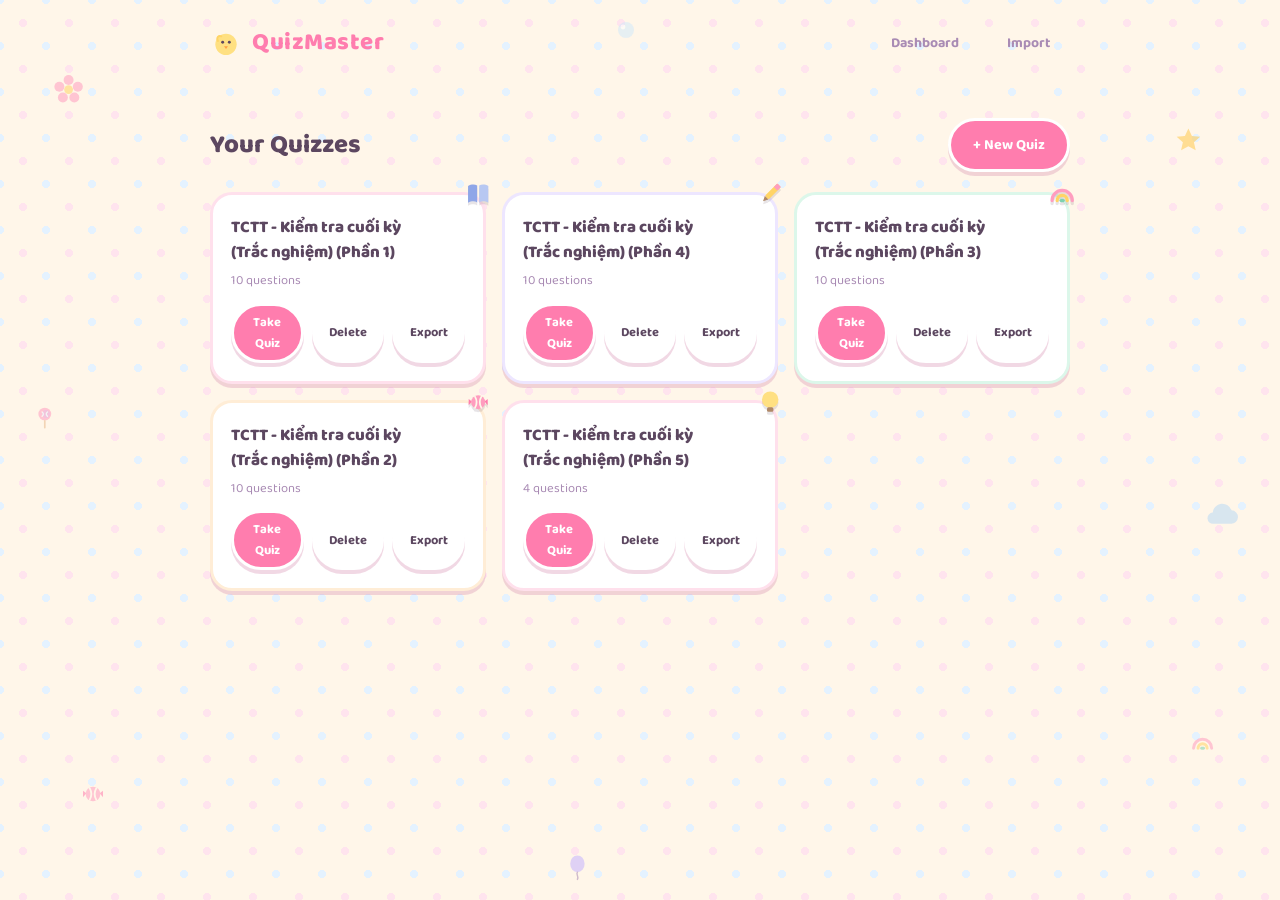
<file: index.html>
<!DOCTYPE html>
<html lang="en">
<head>
  <meta charset="UTF-8" />
  <meta name="viewport" content="width=device-width, initial-scale=1.0" />
  <title>QuizMaster</title>
  <link rel="icon" href="data:image/svg+xml,%3Csvg xmlns='http://www.w3.org/2000/svg' viewBox='0 0 100 100'%3E%3Crect width='100' height='100' rx='24' fill='%23FF7DAE'/%3E%3Cpath fill='%23fff' d='M50 80C26 63 16 50 16 37c0-11 8-19 18-19 7 0 12.6 4 16 9.6C53.4 22 59 18 66 18c10 0 18 8 18 19 0 13-10 26-34 43z'/%3E%3C/svg%3E" />
  <link rel="preconnect" href="https://fonts.googleapis.com" />
  <link rel="preconnect" href="https://fonts.gstatic.com" crossorigin />
  <link href="https://fonts.googleapis.com/css2?family=Baloo+2:wght@500;700;800&display=swap" rel="stylesheet" />
  <link rel="stylesheet" href="style_cute.css" />
</head>
<body>
  <div class="bg-stickers" aria-hidden="true">
    <span><svg viewBox="0 0 24 24"><g fill='#FF9DBF'><circle cx='12' cy='5.5' r='3.4'/><circle cx='18.3' cy='10' r='3.4'/><circle cx='15.9' cy='17.4' r='3.4'/><circle cx='8.1' cy='17.4' r='3.4'/><circle cx='5.7' cy='10' r='3.4'/></g><circle cx='12' cy='12' r='3' fill='#FFD466'/></svg></span>
    <span><svg viewBox="0 0 24 24"><path fill='#FFC94D' d='M12 2l2.9 6.3 6.9.7-5.2 4.6 1.5 6.7L12 16.9 5.9 20.3l1.5-6.7L2.2 9l6.9-.7z'/></svg></span>
    <span><svg viewBox="0 0 24 24"><circle cx='12' cy='8.5' r='6' fill='#FF9DBF'/><path d='M9.5 6.5c1.5 1.2 1.5 2.8 0 4M14.5 6.5c-1.5 1.2-1.5 2.8 0 4' stroke='#FFF6E9' stroke-width='1.3' fill='none' stroke-linecap='round'/><rect x='11.2' y='14' width='1.6' height='8' rx='.8' fill='#E8B98B'/></svg></span>
    <span><svg viewBox="0 0 24 24"><path fill='#B8D9F5' d='M17.5 18h-11a3.5 3.5 0 0 1-.4-7A6 6 0 0 1 17.8 9.6 3.8 3.8 0 0 1 17.5 18z'/></svg></span>
    <span><svg viewBox="0 0 24 24"><path d='M4.5 9.5 7 11.5 4.5 14.5z' fill='#FF7DAE'/><path d='M19.5 9.5 17 11.5 19.5 14.5z' fill='#FF7DAE'/><circle cx='12' cy='12' r='5.5' fill='#FF9DBF'/><path d='M9.5 7.6c1.6 2.8 1.6 6 0 8.8M14.5 7.6c-1.6 2.8-1.6 6 0 8.8' stroke='#FFF6E9' stroke-width='1.4' fill='none' stroke-linecap='round'/></svg></span>
    <span><svg viewBox="0 0 24 24"><g fill='none' stroke-linecap='round'><path d='M4 17a8 8 0 0 1 16 0' stroke='#FF9DBF' stroke-width='2.6'/><path d='M8 17a4 4 0 0 1 8 0' stroke='#FFD466' stroke-width='2.6'/><path d='M11.2 17h1.6' stroke='#7FD1AE' stroke-width='2.6'/></g></svg></span>
    <span><svg viewBox="0 0 24 24"><circle cx='12' cy='12' r='8' fill='#CDE8FB' opacity='.9'/><circle cx='9' cy='9' r='2.4' fill='#fff' opacity='.9'/></svg></span>
    <span><svg viewBox="0 0 24 24"><ellipse cx='12' cy='9' rx='6' ry='7' fill='#C5B3FF'/><path d='M12 16c-1.5 2 1.5 3 0 6' stroke='#A98BB4' stroke-width='1.2' fill='none' stroke-linecap='round'/></svg></span>
  </div>

  <div id="app">
    <header>
      <div class="header-brand">
        <span class="mascot" aria-hidden="true"><svg viewBox="0 0 24 24"><circle cx='12' cy='13' r='8' fill='#FFE082'/><circle cx='9.5' cy='11.5' r='1.1' fill='#5C4760'/><circle cx='14.5' cy='11.5' r='1.1' fill='#5C4760'/><path d='M10.5 14.5h3l-1.5 2z' fill='#FF9F43'/><path d='M6 10.5C4.5 8 6.5 6 8.5 7' stroke='#FFD466' stroke-width='1.4' fill='none' stroke-linecap='round'/></svg></span>
        <div class="logo">QuizMaster</div>
      </div>
      <button class="hamburger" id="hamburger" onclick="toggleNav()" aria-label="Menu"><svg viewBox="0 0 24 24" width="20" height="20"><path d='M4 6h16M4 12h16M4 18h16' stroke='currentColor' stroke-width='2.6' stroke-linecap='round' fill='none'/></svg></button>
      <nav id="navbar">
        <button class="nav-btn" data-view="dashboard" onclick="showView('dashboard')">Dashboard</button>
        <button class="nav-btn" data-view="import" onclick="showView('import')">Import</button>
      </nav>
    </header>

    <main>
      <!-- Dashboard -->
      <section id="view-dashboard" class="view active">
        <div class="dashboard-header">
          <h1>Your Quizzes</h1>
          <button class="btn primary" onclick="showView('import')">+ New Quiz</button>
        </div>
        <div id="quiz-list" class="quiz-grid"></div>
      </section>

      <!-- Import -->
      <section id="view-import" class="view">
        <h1>Import Questions</h1>
        <p class="subtitle">Paste JSON array of questions or upload a file.</p>
        <div class="import-layout">
          <div class="import-main">
            <textarea id="json-input" placeholder='[
  {
    "question": "What is 2+2?",
    "options": ["3", "4", "5", "6"],
    "correct": 1
  }
]'></textarea>
            <div class="import-actions">
              <button class="btn primary" onclick="importFromText()">Import</button>
              <button class="btn" onclick="document.getElementById('file-input').click()">Upload JSON</button>
              <input type="file" id="file-input" accept=".json" hidden onchange="importFromFile(event)" />
              <button class="btn secondary" onclick="importSample()">Load Sample</button>
            </div>
            <p id="import-status" class="status-msg"></p>
          </div>
          <div class="import-sidebar">
            <h3>Format</h3>
            <pre>{
  "question": "string",
  "options": ["A","B","C","D"],
  "correct": 0
}</pre>
            <p><code>correct</code> is the 0-based index of the right answer.</p>
            <p>The quiz title is derived from the first question or you can name it below.</p>
            <label>Quiz Name</label>
            <input type="text" id="quiz-name" placeholder="My Quiz" />
          </div>
        </div>
      </section>

      <!-- Quiz Taking -->
      <section id="view-quiz" class="view">
        <div id="quiz-header">
          <h2 id="quiz-title"></h2>
          <div class="quiz-meta">
            <span id="quiz-progress"></span>
            <span id="live-score" class="live-score"></span>
          </div>
        </div>
        <div id="progress-bar-container">
          <div id="progress-bar"></div>
        </div>
        <div id="question-container">
          <p id="question-text"></p>
          <div id="options-container"></div>
        </div>
        <div class="quiz-nav">
          <button class="btn" id="prev-btn" onclick="prevQuestion()">Previous</button>
          <button class="btn primary" id="next-btn" onclick="nextQuestion()">Next</button>
          <button class="btn success" id="submit-btn" onclick="submitQuiz()" style="display:none">Submit</button>
        </div>
      </section>

      <!-- Results -->
      <section id="view-results" class="view">
        <h1>Results</h1>
        <div id="results-summary" class="results-summary"></div>
        <div id="results-detail"></div>
        <div class="results-actions">
          <button class="btn primary" onclick="showView('dashboard')">Back to Dashboard</button>
          <button class="btn" onclick="retakeQuiz()">Retake</button>
        </div>
      </section>
    </main>
  </div>
  <script src="app_cute.js"></script>
</body>
</html>
</file>
<file: style_cute.css>
/* ═══════════════════════════════════════════════════
   QuizMaster — Cute Sticker Edition
   Pastel sticker-book design: die-cut white borders,
   hard pastel shadows, springy bouncy animations.
   ═══════════════════════════════════════════════════ */

*, *::before, *::after {
  box-sizing: border-box;
  margin: 0;
  padding: 0;
}

:root {
  --bg: #FFF6E9;
  --surface: #FFFFFF;
  --surface-hover: #FFF1F6;
  --text: #5C4760;
  --text-secondary: #A98BB4;
  --primary: #FF7DAE;
  --primary-hover: #FF5C9D;
  --primary-shadow: #E86A9C;
  --primary-soft: #FFE0EC;
  --lavender: #C5B3FF;
  --lavender-soft: #EDE6FF;
  --mint: #4ECB8D;
  --mint-soft: #DCF7EA;
  --peach: #FFB86B;
  --peach-soft: #FFEDD6;
  --sky-soft: #DFF3FF;
  --success: #4ECB8D;
  --success-shadow: #3BAF76;
  --success-bg: #DCF7EA;
  --error: #FF6B81;
  --error-bg: #FFE1E6;
  --border: #FFD3E4;
  --radius: 22px;
  --shadow-rgb: 214, 143, 178;
  --ink-rgb: 92, 71, 96;
  --shadow-sticker: 0 4px 0 rgba(var(--shadow-rgb), 0.35);
  --shadow-pop: 0 8px 0 rgba(var(--shadow-rgb), 0.30), 0 16px 30px rgba(var(--shadow-rgb), 0.22);
  /* --spring (overshoot) reserved for one-shot celebrations; state changes use --ease-out */
  --spring: cubic-bezier(0.34, 1.56, 0.64, 1);
  --ease-out: cubic-bezier(0.33, 1, 0.68, 1);
  --transition: 0.25s var(--ease-out);
  --font-cute: 'Baloo 2', 'Comic Sans MS', 'Chalkboard SE', system-ui, sans-serif;
  --note-bg: #FFF8BF;
  --note-shadow: #EAD98E;
  --note-paper: #FFFDF0;
  --note-line: #E5D27E;
  --note-ink: #7A6A2F;
  --note-ink-soft: #8A7A3F;
}

body {
  font-family: var(--font-cute);
  color: var(--text);
  min-height: 100vh;
  line-height: 1.5;
  -webkit-tap-highlight-color: transparent;
  touch-action: manipulation;
  overflow-x: clip;
  background-color: var(--bg);
  /* polka-dot wallpaper */
  background-image:
    radial-gradient(#FFE4EE 12%, transparent 13%),
    radial-gradient(#E4F2FF 12%, transparent 13%);
  background-size: 46px 46px;
  background-position: 0 0, 23px 23px;
}

::selection { background: var(--primary-soft); }

#app {
  max-width: 900px;
  margin: 0 auto;
  padding: 0 16px 40px;
  position: relative;
  z-index: 1;
}

@media (min-width: 640px) {
  #app { padding: 0 20px 40px; }
}

/* ── Floating background stickers ── */
.bg-stickers {
  position: fixed;
  inset: 0;
  pointer-events: none;
  z-index: 0;
}

.bg-stickers span {
  position: absolute;
  width: 2rem;
  height: 2rem;
  opacity: 0.55;
  animation: floaty 8s ease-in-out infinite;
}

.bg-stickers svg {
  width: 100%;
  height: 100%;
  display: block;
}

.bg-stickers span:nth-child(1) { top: 8%;  left: 4%;   width: 2.2rem; height: 2.2rem; animation-duration: 7s; }
.bg-stickers span:nth-child(2) { top: 14%; right: 6%;  width: 1.8rem; height: 1.8rem; animation-duration: 8.4s; animation-delay: 0.5s; }
.bg-stickers span:nth-child(3) { top: 45%; left: 2.5%; width: 1.6rem; height: 1.6rem; animation-duration: 9s;   animation-delay: 1s; }
.bg-stickers span:nth-child(4) { top: 55%; right: 3%;  width: 2.4rem; height: 2.4rem; animation-duration: 7.5s; animation-delay: 0.2s; }
.bg-stickers span:nth-child(5) { bottom: 10%; left: 6%; width: 2rem;  height: 2rem;  animation-duration: 8.5s; animation-delay: 1.4s; }
.bg-stickers span:nth-child(6) { bottom: 16%; right: 5%; width: 1.7rem; height: 1.7rem; animation-duration: 7.2s; animation-delay: 0.8s; }
.bg-stickers span:nth-child(7) { top: 2%;  left: 48%;  width: 1.5rem; height: 1.5rem; animation-duration: 10s;  animation-delay: 2s; }
.bg-stickers span:nth-child(8) { bottom: 2%; left: 44%; width: 1.8rem; height: 1.8rem; animation-duration: 9.5s; animation-delay: 1.1s; }

@media (max-width: 640px) {
  .bg-stickers span:nth-child(n+5) { display: none; }
}

/* ── Header ── */
header {
  display: flex;
  align-items: center;
  justify-content: space-between;
  padding: 18px 0;
  margin-bottom: 24px;
  position: relative;
}

@media (min-width: 640px) {
  header { padding: 22px 0; margin-bottom: 32px; }
}

.header-brand {
  display: flex;
  align-items: center;
  gap: 10px;
}

.mascot {
  display: inline-block;
  width: 1.8rem;
  height: 1.8rem;
}

.mascot svg {
  width: 100%;
  height: 100%;
  display: block;
}

.logo {
  font-size: 1.3rem;
  font-weight: 800;
  letter-spacing: 0.5px;
  color: var(--primary);
}

@media (min-width: 640px) {
  .logo { font-size: 1.5rem; }
  .mascot { width: 2rem; height: 2rem; }
}

/* ── Hamburger ── */
.hamburger {
  display: block;
  background: var(--surface);
  border: 3px solid var(--border);
  border-radius: 14px;
  padding: 8px 12px;
  cursor: pointer;
  font-size: 1.3rem;
  line-height: 1;
  color: var(--primary);
  box-shadow: var(--shadow-sticker);
  z-index: 10;
  transition: transform var(--transition), box-shadow var(--transition);
}

.hamburger:hover { transform: translateY(-2px); }
.hamburger:active { transform: scale(0.9); box-shadow: 0 1px 0 rgba(var(--shadow-rgb), 0.35); }

@media (min-width: 640px) {
  .hamburger { display: none; }
}

/* ── Nav ── */
nav {
  display: none;
  flex-direction: column;
  position: absolute;
  top: 100%;
  right: 0;
  background: var(--surface);
  border: 3px solid var(--border);
  border-radius: 18px;
  box-shadow: var(--shadow-pop);
  padding: 8px;
  gap: 4px;
  z-index: 20;
  min-width: 170px;
  transform-origin: top right;
}

nav.open {
  display: flex;
  animation: stickerPop 0.35s var(--ease-out);
}

@media (min-width: 640px) {
  nav {
    display: flex;
    flex-direction: row;
    position: static;
    background: none;
    border: none;
    box-shadow: none;
    padding: 0;
    gap: 8px;
    min-width: auto;
  }
}

.nav-btn {
  background: none;
  border: 2.5px solid transparent;
  padding: 10px 18px;
  border-radius: 999px;
  cursor: pointer;
  font-size: 0.9rem;
  font-weight: 700;
  color: var(--text-secondary);
  transition: background-color var(--transition), color var(--transition), transform var(--transition);
  font-family: inherit;
  touch-action: manipulation;
}

.nav-btn:hover {
  background: var(--primary-soft);
  color: var(--primary-hover);
  transform: translateY(-2px);
}

.nav-btn.active {
  background: var(--primary);
  color: white;
  box-shadow: 0 3px 0 var(--primary-shadow);
}

@media (min-width: 640px) {
  .nav-btn { font-size: 0.875rem; padding: 8px 18px; }
}

/* ── Views ── */
.view {
  display: none;
}

.view.active {
  display: block;
  animation: viewPop 0.5s var(--ease-out);
}

/* ── Buttons (squishy candy pills) ── */
.btn {
  display: inline-flex;
  align-items: center;
  justify-content: center;
  gap: 6px;
  padding: 12px 22px;
  border-radius: 999px;
  border: 3px solid #FFFFFF;
  background: var(--surface);
  color: var(--text);
  font-size: 0.9rem;
  font-weight: 700;
  font-family: inherit;
  cursor: pointer;
  box-shadow: var(--shadow-sticker);
  transition: transform var(--transition), box-shadow var(--transition), background-color var(--transition);
  touch-action: manipulation;
  min-height: 44px;
}

.btn:hover {
  background: var(--surface-hover);
  transform: translateY(-3px);
  box-shadow: 0 7px 0 rgba(var(--shadow-rgb), 0.35);
}

.btn:active {
  transform: translateY(2px) scale(0.95);
  box-shadow: 0 1px 0 rgba(var(--shadow-rgb), 0.35);
}

.btn:focus-visible {
  outline: 3px dashed var(--primary);
  outline-offset: 3px;
}

.btn.primary {
  background: var(--primary);
  color: white;
}

.btn.primary:hover { background: var(--primary-hover); }

.btn.secondary {
  background: var(--sky-soft);
  color: var(--text);
}

.btn.success {
  background: var(--success);
  color: white;
}

.btn.success:hover { background: var(--success-shadow); }

/* ── Dashboard ── */
.dashboard-header {
  display: flex;
  align-items: center;
  justify-content: space-between;
  margin-bottom: 20px;
  gap: 12px;
}

.dashboard-header h1 {
  font-size: 1.4rem;
  font-weight: 800;
}

@media (min-width: 640px) {
  .dashboard-header h1 { font-size: 1.6rem; }
}

/* Resume banner */
.resume-banner {
  display: flex;
  align-items: center;
  justify-content: space-between;
  gap: 12px;
  grid-column: 1 / -1;
  background: linear-gradient(135deg, var(--primary-soft), var(--lavender-soft));
  border: 3px solid #FFFFFF;
  border-radius: var(--radius);
  padding: 14px 18px;
  margin-bottom: 6px;
  cursor: pointer;
  box-shadow: var(--shadow-sticker);
  transition: transform var(--transition), box-shadow var(--transition);
}

.resume-banner:hover {
  transform: translateY(-3px);
  box-shadow: var(--shadow-pop);
}

.resume-banner:active { transform: scale(0.98); }

.resume-info {
  display: flex;
  flex-direction: column;
  gap: 2px;
  min-width: 0;
}

.resume-info strong {
  font-size: 0.95rem;
  overflow: hidden;
  text-overflow: ellipsis;
  white-space: nowrap;
}

.resume-info strong svg {
  width: 1em;
  height: 1em;
  vertical-align: -0.12em;
}

.resume-progress {
  font-size: 0.8rem;
  color: var(--text-secondary);
}

.resume-banner .btn {
  flex-shrink: 0;
}

/* Quiz cards — sticker variety pack */
.quiz-grid {
  display: grid;
  grid-template-columns: 1fr;
  gap: 16px;
}

@media (min-width: 480px) {
  .quiz-grid { grid-template-columns: repeat(auto-fill, minmax(260px, 1fr)); }
}

.quiz-card {
  position: relative;
  background: var(--surface);
  border: 3px solid var(--primary-soft);
  border-radius: var(--radius);
  padding: 18px;
  padding-top: 20px;
  cursor: pointer;
  transition: transform var(--transition), box-shadow var(--transition);
  box-shadow: var(--shadow-sticker);
}

.quiz-card:nth-child(4n+2) { border-color: var(--lavender-soft); }
.quiz-card:nth-child(4n+3) { border-color: var(--mint-soft); }
.quiz-card:nth-child(4n+4) { border-color: var(--peach-soft); }

.quiz-card:hover {
  box-shadow: var(--shadow-pop);
  transform: translateY(-5px);
}

.quiz-card .card-sticker {
  position: absolute;
  top: -16px;
  right: -10px;
  width: 1.9rem;
  height: 1.9rem;
  filter: drop-shadow(0 3px 0 rgba(var(--ink-rgb), 0.15));
}

.quiz-card .card-sticker svg {
  width: 100%;
  height: 100%;
  display: block;
}

.quiz-card h3 {
  font-size: 1.05rem;
  font-weight: 800;
  margin-bottom: 6px;
  padding-right: 28px;
}

.quiz-card .meta {
  font-size: 0.8rem;
  color: var(--text-secondary);
  margin-bottom: 12px;
}

.quiz-card .card-actions {
  display: flex;
  gap: 8px;
}

.quiz-card .card-actions .btn {
  flex: 1;
  justify-content: center;
  padding: 10px 12px;
  font-size: 0.85rem;
  min-height: 40px;
}

@media (min-width: 640px) {
  .quiz-card .card-actions .btn { padding: 6px 12px; font-size: 0.8rem; }
}

.empty-state {
  grid-column: 1 / -1;
  text-align: center;
  padding: 44px 20px;
  color: var(--text-secondary);
}

.empty-state p { margin-bottom: 16px; }

.empty-emoji {
  display: inline-block;
  width: 3.2rem;
  height: 3.2rem;
}

.empty-emoji svg {
  width: 100%;
  height: 100%;
  display: block;
}

/* ── Import ── */
.subtitle {
  color: var(--text-secondary);
  margin-bottom: 16px;
  font-size: 0.9rem;
}

.import-layout {
  display: grid;
  grid-template-columns: 1fr;
  gap: 24px;
}

@media (min-width: 680px) {
  .import-layout { grid-template-columns: 1fr 290px; }
}

.import-main textarea {
  width: 100%;
  min-height: 200px;
  padding: 14px;
  border: 3px solid var(--border);
  border-radius: 18px;
  font-family: 'SF Mono', 'Fira Code', monospace;
  font-size: 0.85rem;
  resize: vertical;
  background: var(--surface);
  color: var(--text);
  transition: border-color var(--transition), box-shadow var(--transition);
}

@media (min-width: 640px) {
  .import-main textarea { min-height: 280px; }
}

.import-main textarea:focus {
  outline: none;
  border-color: var(--primary);
  box-shadow: 0 0 0 4px rgba(255, 125, 174, 0.18);
}

.import-actions {
  display: flex;
  gap: 8px;
  margin-top: 14px;
  flex-wrap: wrap;
}

.import-actions .btn {
  flex: 1;
  min-width: 0;
}

@media (min-width: 480px) {
  .import-actions .btn { flex: none; }
}

/* Sticky-note sidebar */
.import-sidebar {
  background: var(--note-bg);
  border: 3px solid #FFFFFF;
  border-radius: 18px;
  box-shadow: 0 5px 0 var(--note-shadow);
  padding: 18px;
  transform: rotate(-1deg);
}

.import-sidebar h3 {
  font-size: 0.95rem;
  font-weight: 800;
  margin-bottom: 8px;
  color: var(--note-ink);
}

.import-sidebar pre {
  background: var(--note-paper);
  border: 2px dashed var(--note-line);
  color: var(--note-ink);
  padding: 12px;
  border-radius: 12px;
  font-size: 0.8rem;
  overflow-x: auto;
  margin-bottom: 12px;
}

.import-sidebar p {
  font-size: 0.8rem;
  color: var(--note-ink-soft);
  margin-bottom: 8px;
}

.import-sidebar label {
  display: block;
  font-size: 0.8rem;
  font-weight: 700;
  margin-bottom: 4px;
  color: var(--note-ink);
}

.import-sidebar input[type="text"] {
  width: 100%;
  padding: 10px 14px;
  border: 2.5px solid var(--note-line);
  border-radius: 999px;
  font-family: inherit;
  font-size: 0.875rem;
  background: #FFFFFF;
  color: var(--text);
}

.import-sidebar input[type="text"]:focus {
  outline: none;
  border-color: var(--primary);
  box-shadow: 0 0 0 4px rgba(255, 125, 174, 0.18);
}

.status-msg {
  margin-top: 12px;
  font-size: 0.875rem;
  font-weight: 700;
}

.status-msg.ok { color: var(--success); }
.status-msg.err { color: var(--error); }

/* ── Quiz Taking ── */
#quiz-header {
  margin-bottom: 8px;
}

#quiz-title {
  font-size: 1.15rem;
  line-height: 1.4;
  font-weight: 800;
}

@media (min-width: 640px) {
  #quiz-title { font-size: 1.35rem; }
}

.quiz-meta {
  color: var(--text-secondary);
  font-size: 0.8rem;
  display: flex;
  justify-content: space-between;
  align-items: center;
  flex-wrap: wrap;
  gap: 4px;
}

.live-score {
  font-weight: 800;
  color: var(--text);
}

.live-score.bump {
  display: inline-block;
  animation: bump 0.45s var(--spring);
}

/* Progress bar with a star riding the tip */
#progress-bar-container {
  height: 18px;
  background: #FFE4EE;
  border: 2px solid #FFFFFF;
  border-radius: 999px;
  margin: 12px 0 20px;
  box-shadow: inset 0 2px 0 rgba(var(--shadow-rgb), 0.15);
  overflow: visible;
}

#progress-bar {
  height: 100%;
  background: linear-gradient(90deg, var(--primary), var(--peach));
  border-radius: 999px;
  transition: width 0.5s var(--ease-out);
  width: 0%;
  position: relative;
}

#progress-bar::after {
  content: '';
  position: absolute;
  right: -14px;
  top: 50%;
  width: 22px;
  height: 22px;
  transform: translateY(-50%);
  background: url("data:image/svg+xml,%3Csvg xmlns='http://www.w3.org/2000/svg' viewBox='0 0 24 24'%3E%3Cpath fill='%23FFC94D' d='M12 2l2.9 6.3 6.9.7-5.2 4.6 1.5 6.7L12 16.9 5.9 20.3l1.5-6.7L2.2 9l6.9-.7z'/%3E%3C/svg%3E") center / contain no-repeat;
  filter: drop-shadow(0 2px 0 rgba(var(--ink-rgb), 0.2));
}

/* Question card with washi tape */
#question-container {
  position: relative;
  background: var(--surface);
  border: 3px solid var(--lavender-soft);
  border-radius: var(--radius);
  padding: 24px 20px;
  box-shadow: var(--shadow-sticker);
}

#question-container::before {
  content: '';
  position: absolute;
  top: -14px;
  left: 50%;
  width: 120px;
  height: 28px;
  transform: translateX(-50%) rotate(-3deg);
  background: rgba(255, 154, 194, 0.5);
  border-left: 2px dashed rgba(255, 255, 255, 0.85);
  border-right: 2px dashed rgba(255, 255, 255, 0.85);
  border-radius: 4px;
}

@media (min-width: 640px) {
  #question-container { padding: 32px; }
}

#question-text {
  font-size: 1.05rem;
  font-weight: 700;
  margin-bottom: 20px;
  line-height: 1.6;
}

@media (min-width: 640px) {
  #question-text { font-size: 1.15rem; margin-bottom: 24px; }
}

#options-container {
  display: flex;
  flex-direction: column;
  gap: 12px;
}

.option {
  display: flex;
  align-items: center;
  gap: 12px;
  padding: 14px 16px;
  border: 3px solid var(--border);
  border-radius: 18px;
  cursor: pointer;
  transition: border-color var(--transition), background-color var(--transition), transform var(--transition);
  background: var(--surface);
  font-size: 0.9rem;
  line-height: 1.4;
  touch-action: manipulation;
  user-select: none;
  -webkit-user-select: none;
}

@media (min-width: 640px) {
  .option { font-size: 0.95rem; }
}

.option:active { transform: scale(0.98); }

.option:hover:not(.disabled) {
  border-color: var(--primary);
  background: #FFF3F8;
  transform: translateX(6px);
}

.option.selected {
  border-color: var(--primary);
  background: var(--primary-soft);
  animation: popCorrect 0.4s var(--spring);
}

.option .indicator {
  width: 30px;
  height: 30px;
  border-radius: 50%;
  border: 2.5px solid var(--border);
  display: flex;
  align-items: center;
  justify-content: center;
  flex-shrink: 0;
  transition: background-color var(--transition), border-color var(--transition), color var(--transition);
  font-size: 0.75rem;
  font-weight: 800;
}

/* pastel rotation on the letter badges */
.option:nth-child(4n+1) .indicator { background: var(--primary-soft); }
.option:nth-child(4n+2) .indicator { background: var(--lavender-soft); }
.option:nth-child(4n+3) .indicator { background: var(--mint-soft); }
.option:nth-child(4n+4) .indicator { background: var(--peach-soft); }

@media (min-width: 640px) {
  .option .indicator { width: 26px; height: 26px; font-size: 0.72rem; }
}

.option.selected .indicator {
  background: var(--primary);
  border-color: #FFFFFF;
  color: white;
}

.option.correct {
  border-color: var(--mint);
  background: var(--success-bg);
  animation: popCorrect 0.45s var(--spring);
}

.option.correct .indicator {
  background: var(--success);
  border-color: #FFFFFF;
  color: white;
}

.option.wrong {
  border-color: var(--error);
  background: var(--error-bg);
  animation: shake 0.4s ease;
}

.option.wrong .indicator {
  background: var(--error);
  border-color: #FFFFFF;
  color: white;
}

.option.disabled {
  cursor: default;
  opacity: 0.92;
}

.option.disabled:hover { transform: none; }
.option.disabled:active { transform: none; }

.quiz-nav {
  display: flex;
  flex-direction: column;
  margin-top: 18px;
  gap: 10px;
}

@media (min-width: 480px) {
  .quiz-nav { flex-direction: row; justify-content: space-between; margin-top: 22px; }
}

.quiz-nav .btn { width: 100%; }

@media (min-width: 480px) {
  .quiz-nav .btn { width: auto; }
}

/* ── Results ── */
.results-summary {
  position: relative;
  background: var(--surface);
  border: 3px solid var(--peach-soft);
  border-radius: var(--radius);
  padding: 28px 24px;
  text-align: center;
  margin-bottom: 20px;
  box-shadow: var(--shadow-sticker);
}

.results-summary::before {
  content: '';
  position: absolute;
  top: -14px;
  left: 50%;
  width: 110px;
  height: 28px;
  transform: translateX(-50%) rotate(2deg);
  background: rgba(255, 203, 130, 0.55);
  border-left: 2px dashed rgba(255, 255, 255, 0.85);
  border-right: 2px dashed rgba(255, 255, 255, 0.85);
  border-radius: 4px;
}

@media (min-width: 640px) {
  .results-summary { padding: 36px 32px; margin-bottom: 24px; }
}

.results-summary .score {
  display: inline-block;
  font-size: 2.7rem;
  font-weight: 800;
  background: linear-gradient(135deg, var(--primary), var(--peach));
  -webkit-background-clip: text;
  -webkit-text-fill-color: transparent;
  background-clip: text;
  animation: scorePop 0.7s var(--spring);
}

@media (min-width: 640px) {
  .results-summary .score { font-size: 3.2rem; }
}

.results-summary .details {
  font-size: 0.95rem;
  color: var(--text-secondary);
  margin-top: 8px;
}

.results-summary .badge {
  display: inline-block;
  margin-top: 14px;
  padding: 6px 20px;
  border-radius: 999px;
  border: 2.5px solid #FFFFFF;
  box-shadow: 0 3px 0 rgba(var(--shadow-rgb), 0.3);
  font-size: 0.85rem;
  font-weight: 800;
  transform: rotate(-2deg);
  animation: stickerPop 0.5s var(--spring) 0.15s backwards;
}

.badge.perfect { background: var(--mint-soft); color: #1E9E66; }
.badge.great { background: var(--lavender-soft); color: #8A6FE8; }
.badge.good { background: var(--peach-soft); color: #E08A2E; }
.badge.poor { background: var(--error-bg); color: #E04A60; }

.results-actions {
  display: flex;
  flex-direction: column;
  gap: 10px;
  margin-top: 20px;
}

@media (min-width: 480px) {
  .results-actions { flex-direction: row; }
}

.results-actions .btn { width: 100%; }

@media (min-width: 480px) {
  .results-actions .btn { width: auto; }
}

.review-section-heading {
  font-size: 1rem;
  font-weight: 800;
  margin: 22px 0 12px;
  padding: 8px 18px;
  border-radius: 999px;
  display: inline-block;
  border: 2.5px solid #FFFFFF;
  box-shadow: 0 3px 0 rgba(var(--shadow-rgb), 0.25);
}

.review-section-heading:first-child {
  margin-top: 0;
}

.correct-heading {
  background: var(--success-bg);
  color: #1E9E66;
}

.incorrect-heading {
  background: var(--error-bg);
  color: #E04A60;
}

.review-item {
  background: var(--surface);
  border: 3px solid var(--border);
  border-radius: 18px;
  padding: 16px;
  margin-bottom: 12px;
  box-shadow: var(--shadow-sticker);
  transition: transform var(--transition), box-shadow var(--transition);
}

.review-item:hover {
  transform: translateY(-3px);
  box-shadow: var(--shadow-pop);
}

@media (min-width: 640px) {
  .review-item { padding: 20px; }
}

.review-item .q {
  font-weight: 700;
  margin-bottom: 8px;
  font-size: 0.9rem;
  line-height: 1.5;
}

.review-item .a {
  font-size: 0.85rem;
  color: var(--text-secondary);
}

.review-item .a .user-answer { font-weight: 700; }
.review-item .a .user-answer.correct { color: var(--success); }
.review-item .a .user-answer.wrong { color: var(--error); }

/* ── Confetti ── */
.confetti {
  position: fixed;
  z-index: 999;
  pointer-events: none;
  will-change: transform, opacity;
  animation: confettiPop 1s ease-out forwards;
}

.confetti svg {
  width: 100%;
  height: 100%;
  display: block;
}

.confetti.fall {
  animation-name: confettiFall;
  animation-timing-function: linear;
  animation-fill-mode: forwards;
}

/* ── Keyframes ── */
@keyframes viewPop {
  from { opacity: 0; transform: translateY(14px) scale(0.98); }
  to   { opacity: 1; transform: translateY(0) scale(1); }
}

@keyframes floaty {
  0%, 100% { transform: translateY(0) rotate(-4deg); }
  50%      { transform: translateY(-18px) rotate(5deg); }
}

@keyframes stickerPop {
  from { opacity: 0; transform: scale(0.5) rotate(-8deg); }
  to   { opacity: 1; transform: scale(1) rotate(0); }
}

@keyframes popCorrect {
  0%   { transform: scale(1); }
  40%  { transform: scale(1.04); }
  100% { transform: scale(1); }
}

@keyframes shake {
  0%, 100% { transform: translateX(0); }
  25%      { transform: translateX(-6px); }
  50%      { transform: translateX(5px); }
  75%      { transform: translateX(-3px); }
}

@keyframes bump {
  0%   { transform: scale(1); }
  40%  { transform: scale(1.35); }
  100% { transform: scale(1); }
}

@keyframes scorePop {
  from { transform: scale(0.3); opacity: 0; }
  to   { transform: scale(1); opacity: 1; }
}

@keyframes confettiPop {
  0%   { transform: translate(0, 0) rotate(0deg) scale(0.4); opacity: 1; }
  70%  { opacity: 1; }
  100% { transform: translate(var(--dx), var(--dy)) rotate(var(--rot)) scale(1.05); opacity: 0; }
}

@keyframes confettiFall {
  0%   { transform: translate(0, 0) rotate(0deg); opacity: 1; }
  85%  { opacity: 1; }
  100% { transform: translate(var(--dx), var(--dy)) rotate(var(--rot)); opacity: 0; }
}

/* ── Reduced motion ── */
@media (prefers-reduced-motion: reduce) {
  *, *::before, *::after {
    animation-duration: 0.01ms !important;
    animation-iteration-count: 1 !important;
    transition-duration: 0.01ms !important;
  }
}
</file>
